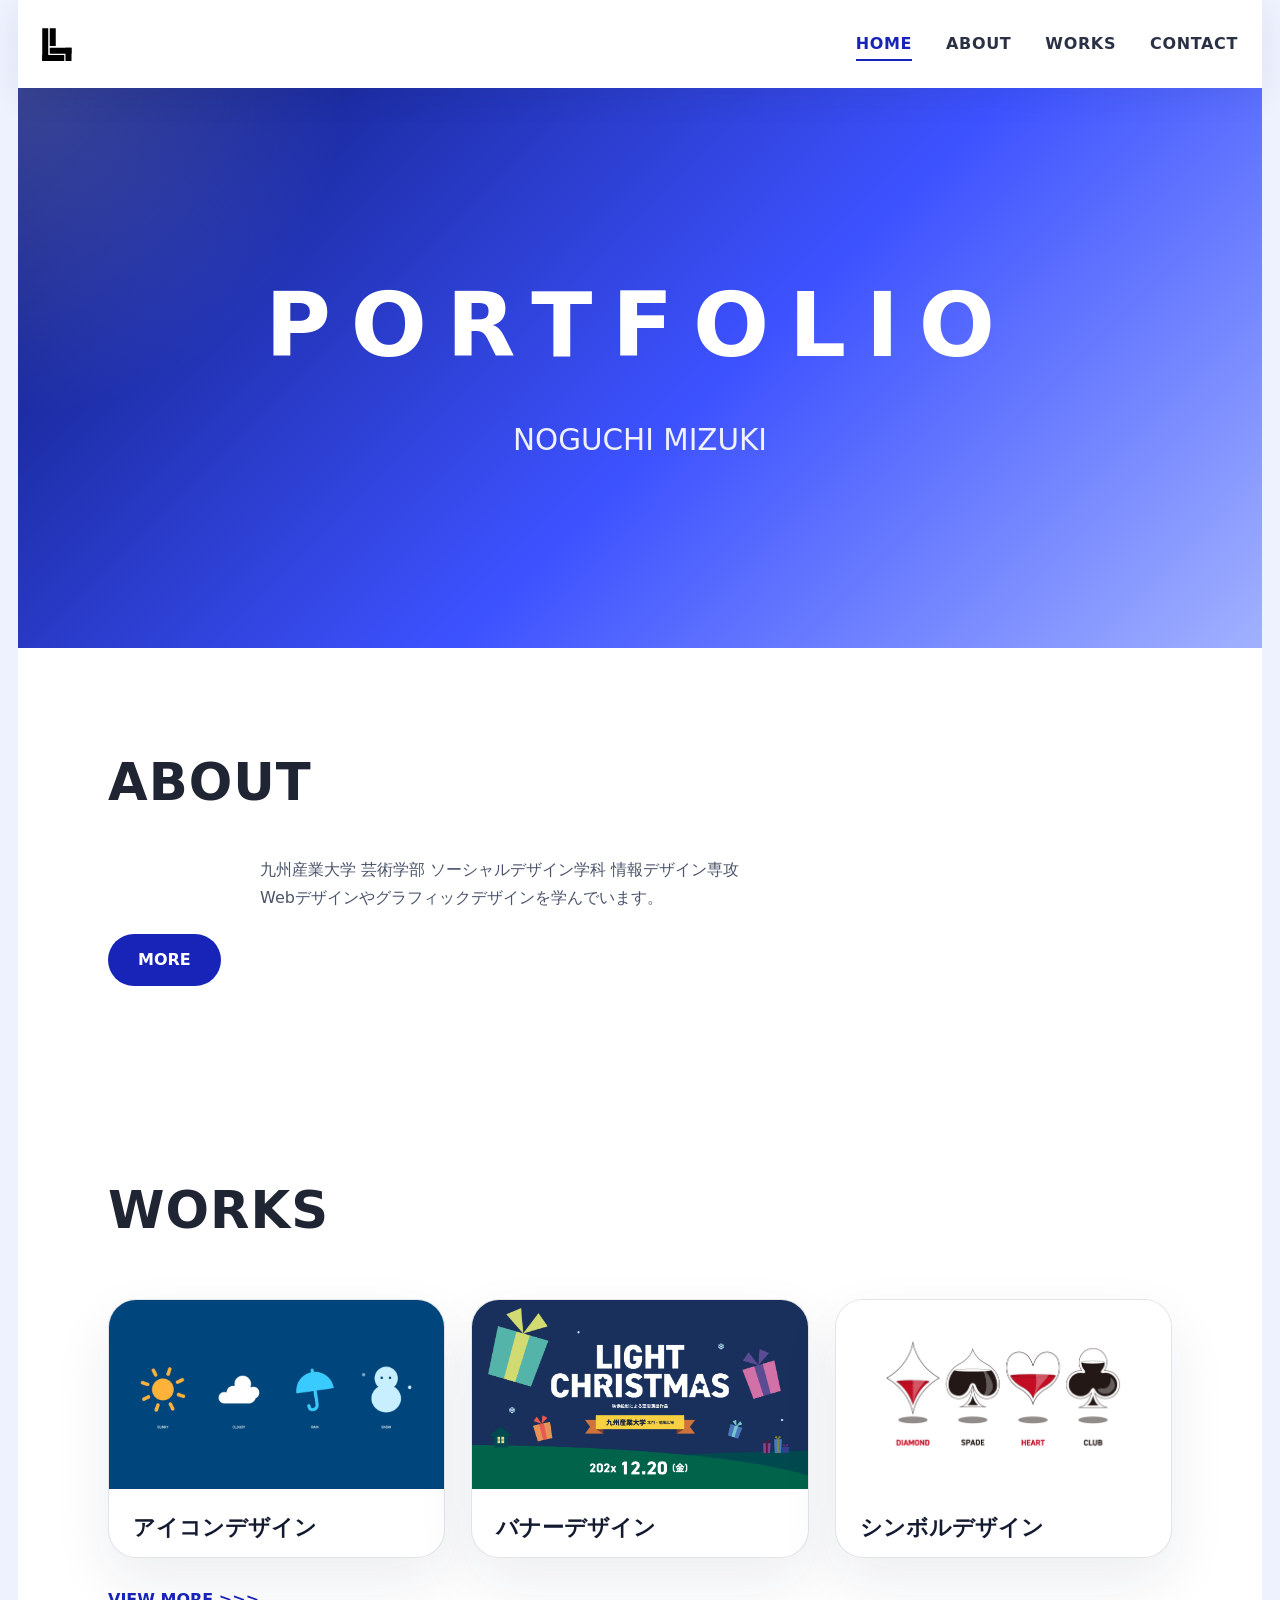
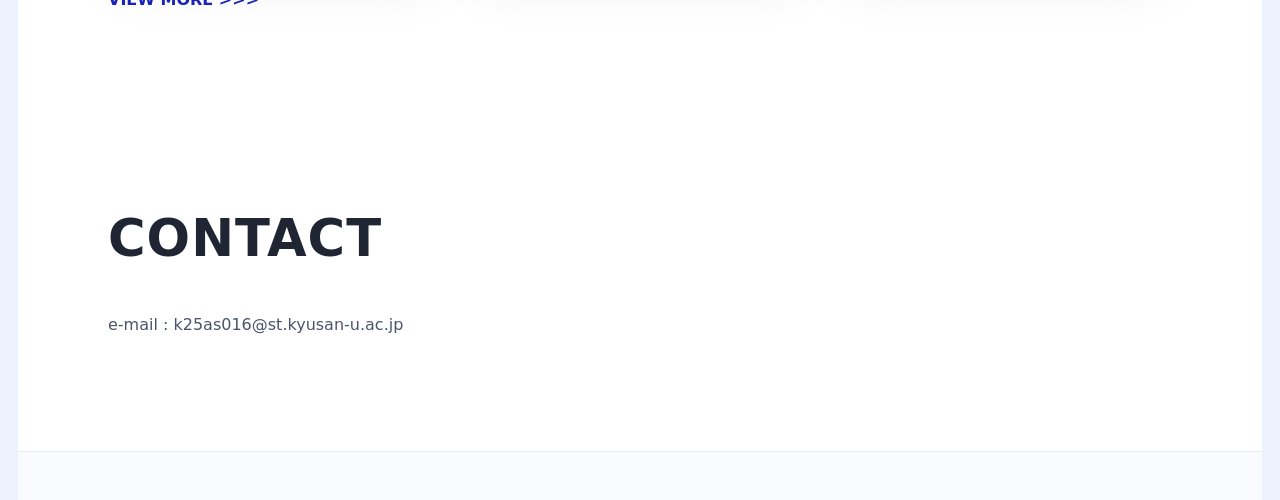
<file: index.html>
<!DOCTYPE html>
<html lang="ja">

<head>
    <meta charset="UTF-8">
    <meta name="viewport" content="width=device-width, initial-scale=1.0">
    <title>Portfolio</title>
    <link rel="stylesheet" href="style.css">
</head>

<body>

    <!-- Header -->
    <header>
        <a href="index.html">
            <img src="images/sighticon.png" alt="ホームへ戻る">
        </a>
        <nav id="nav">
            <ul>
                <li><a href="index.html" class="active">HOME</a></li>
                <li><a href="about.html">ABOUT</a></li>
                <li><a href="works.html">WORKS</a></li>
                <li><a href="index.html#contact">CONTACT</a></li>
            </ul>
        </nav>

        <button id="menu-btn">☰</button>
    </header>

    <!-- Hero -->
    <section id="hero">
        <h1>PORTFOLIO</h1>
        <p>NOGUCHI MIZUKI</p>
    </section>

    <!-- About -->
    <section id="about">
        <h2>ABOUT</h2>

        <p>
            九州産業大学 芸術学部 ソーシャルデザイン学科 情報デザイン専攻<br>
            Webデザインやグラフィックデザインを学んでいます。
        </p>

        <a href="about.html" class="btn">MORE</a>

    </section>

    <!-- Works -->
    <section id="works">
        <h2>WORKS</h2>

        <div class="works-grid">
            <a href="work1.html">
                <div class="card">
                    <img src="images/weathericon.gif" alt="">
                    <h4>アイコンデザイン</h4>
                </div>
            </a>

            <a href="work2.html">
                <div class="card">
                    <img src="images/christmas.png" alt="">
                    <h4>バナーデザイン</h4>
                </div>
            </a>

            <a href="work3.html">
                <div class="card">
                    <img src="images/tramp.png" alt="">
                    <h4>シンボルデザイン</h4>
                </div>
            </a>

        </div>

        <a href="works.html" class="view-more">VIEW MORE >>></a>
    </section>

    <!-- Contact -->
    <section id="contact">
        <h2>CONTACT</h2>
        <p>e-mail : k25as016@st.kyusan-u.ac.jp</p>
    </section>

    <footer></footer>

    <script src="script.js"></script>

</body>

</html>
</file>
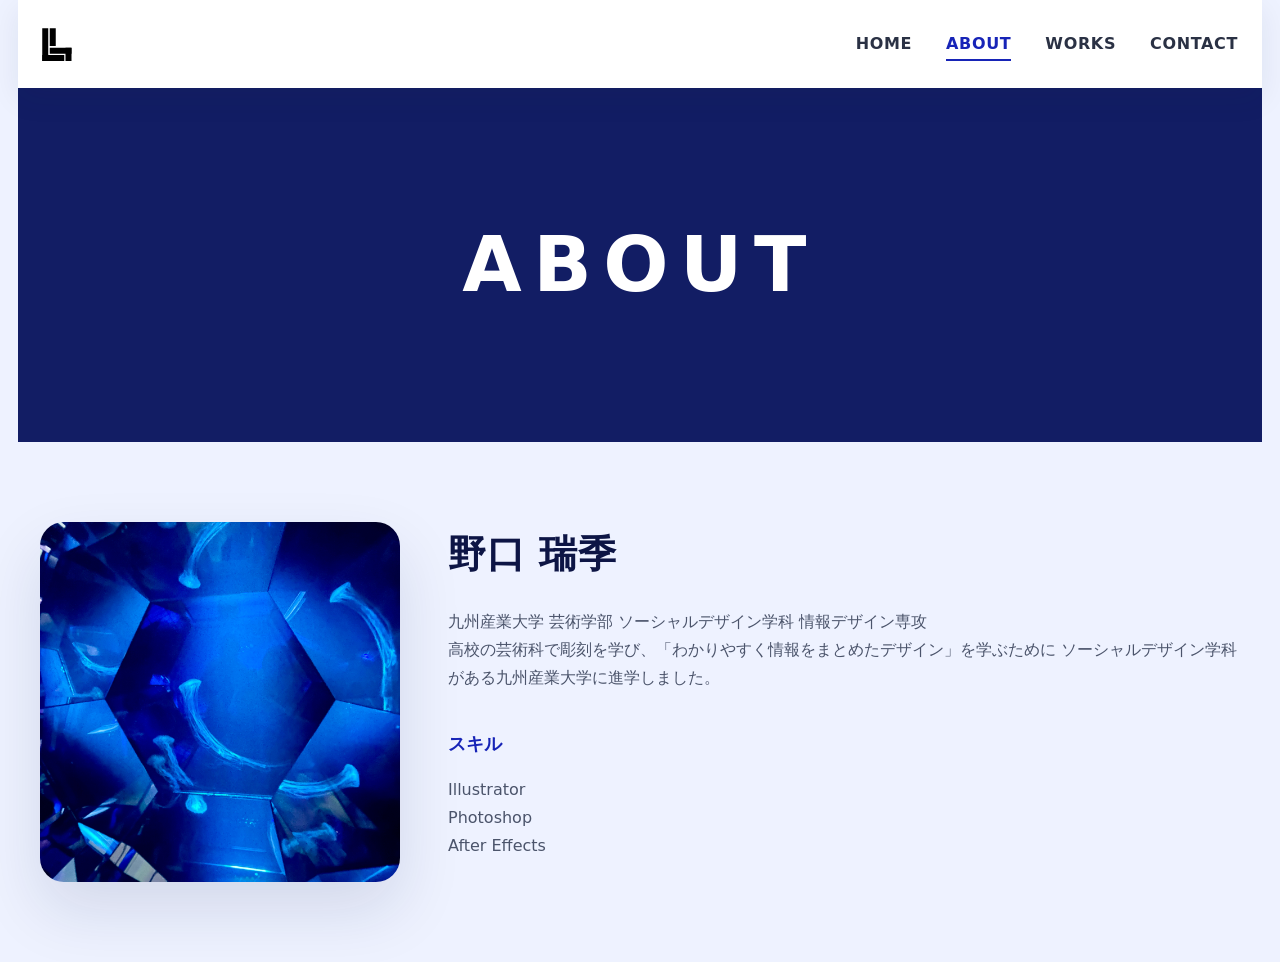
<file: about.html>
<!DOCTYPE html>
<html lang="ja">

<head>
    <meta charset="UTF-8">
    <meta name="viewport" content="width=device-width, initial-scale=1.0">
    <title>ABOUT</title>
    <link rel="stylesheet" href="style.css">
</head>

<body>

    <!-- Header -->
    <header>
        <a href="index.html">
            <img src="images/sighticon.png" alt="ホームへ戻る">
        </a>
        <nav id="nav">
            <ul>
                <li><a href="index.html">HOME</a></li>
                <li><a href="about.html" class="active">ABOUT</a></li>
                <li><a href="works.html">WORKS</a></li>
                <li><a href="index.html#contact">CONTACT</a></li>
            </ul>
        </nav>

        <button id="menu-btn">☰</button>
    </header>

    <section class="page-title">
        <h1>ABOUT</h1>
    </section>

    <section class="about-container">

        <div class="profile-image">
            <img src="images/icon.jpg" alt="">
        </div>

        <div class="profile-text">
            <h2>野口 瑞季</h2>

            <p>
                九州産業大学 芸術学部 ソーシャルデザイン学科 情報デザイン専攻<br>
                高校の芸術科で彫刻を学び、「わかりやすく情報をまとめたデザイン」を学ぶために
                ソーシャルデザイン学科がある九州産業大学に進学しました。
            </p>

            <h3>スキル</h3>

            <p>
                Illustrator<br>
                Photoshop<br>
                After Effects
            </p>

        </div>

    </section>

    <script src="script.js"></script>

</body>

</html>
</file>
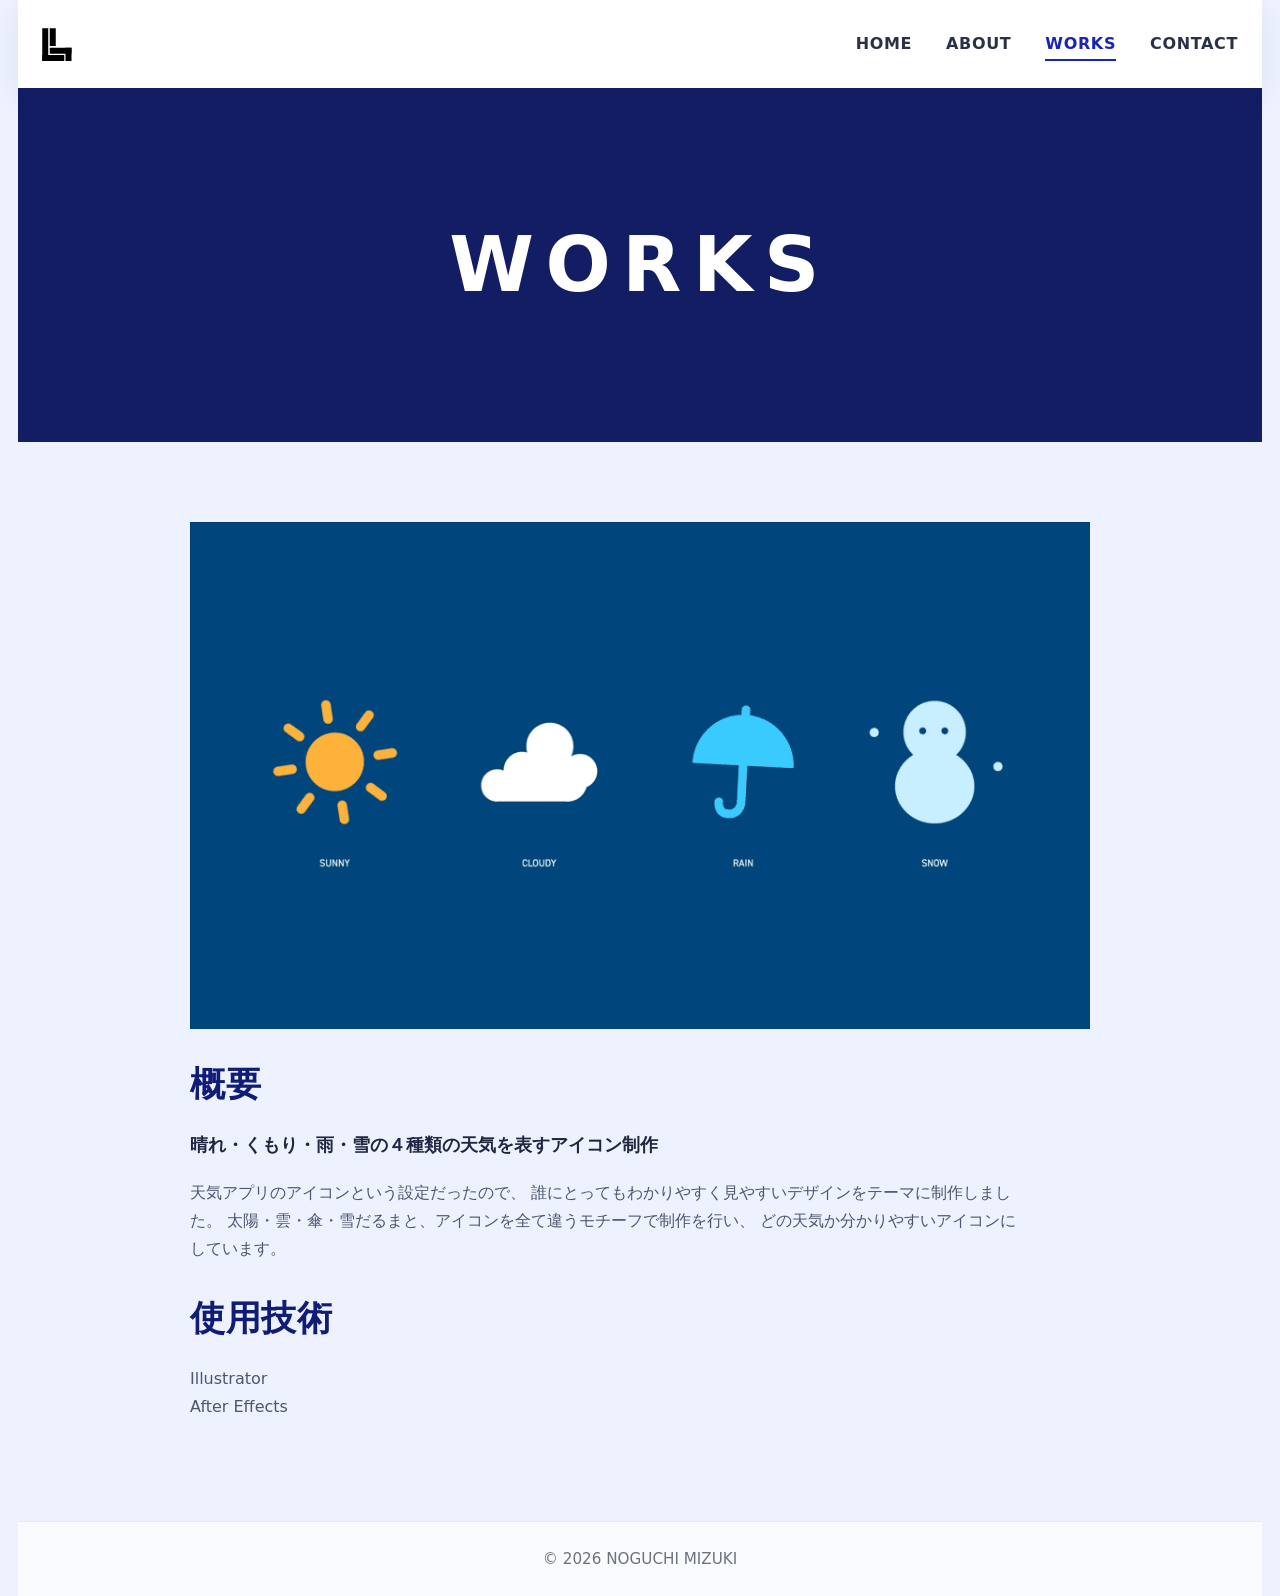
<file: work1.html>
<!DOCTYPE html>
<html lang="ja">

<head>
    <meta charset="UTF-8">
    <meta name="viewport" content="width=device-width, initial-scale=1.0">
    <title>Portfolio Site</title>
    <link rel="stylesheet" href="style.css">
</head>

<body>

    <!-- Header -->
    <header>
        <a href="index.html">
            <img src="images/sighticon.png" alt="ホームへ戻る">
        </a>
        <nav id="nav">
            <ul>
                <li><a href="index.html">HOME</a></li>
                <li><a href="about.html">ABOUT</a></li>
                <li><a href="works.html" class="active">WORKS</a></li>
                <li><a href="index.html#contact">CONTACT</a></li>
            </ul>
        </nav>

        <button id="menu-btn">☰</button>
    </header>

    <section class="page-title">
        <h1>WORKS</h1>
    </section>

    <section class="work-detail">

        <img src="images/weathericon.gif" alt="">

        <h2>概要</h2>

        <h4>晴れ・くもり・雨・雪の４種類の天気を表すアイコン制作</h4>
        <p>
            天気アプリのアイコンという設定だったので、
            誰にとってもわかりやすく見やすいデザインをテーマに制作しました。
            太陽・雲・傘・雪だるまと、アイコンを全て違うモチーフで制作を行い、
            どの天気か分かりやすいアイコンにしています。
        </p>

        <h2>使用技術</h2>

        <p>
            Illustrator<br>
            After Effects
        </p>

    </section>

    <footer>© 2026 NOGUCHI MIZUKI</footer>

    <script src="script.js"></script>

</body>

</html>
</file>
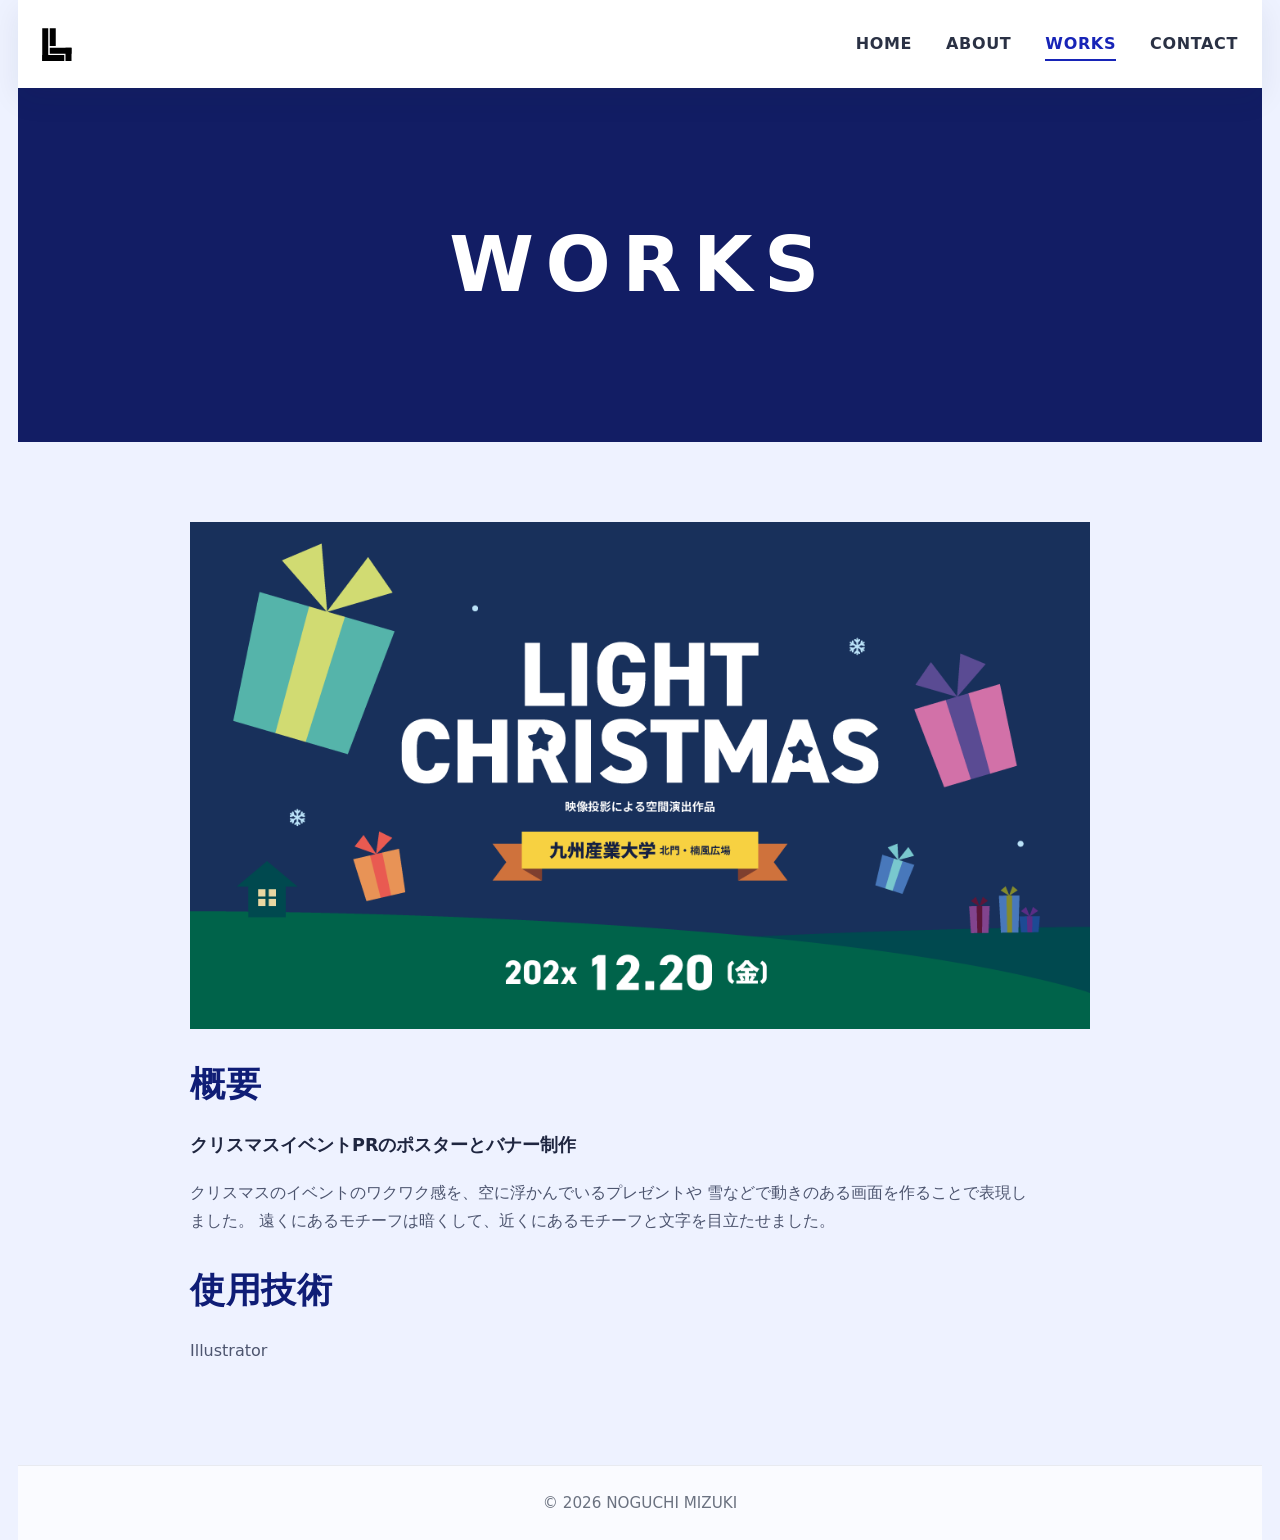
<file: work2.html>
<!DOCTYPE html>
<html lang="ja">

<head>
    <meta charset="UTF-8">
    <meta name="viewport" content="width=device-width, initial-scale=1.0">
    <title>Portfolio Site</title>
    <link rel="stylesheet" href="style.css">
</head>

<body>

    <!-- Header -->
    <header>
        <a href="index.html">
            <img src="images/sighticon.png" alt="ホームへ戻る">
        </a>
        <nav id="nav">
            <ul>
                <li><a href="index.html">HOME</a></li>
                <li><a href="about.html">ABOUT</a></li>
                <li><a href="works.html" class="active">WORKS</a></li>
                <li><a href="index.html#contact">CONTACT</a></li>
            </ul>
        </nav>

        <button id="menu-btn">☰</button>
    </header>

    <section class="page-title">
        <h1>WORKS
        </h1>
    </section>

    <section class="work-detail">

        <img src="images/christmas.png" alt="">

        <h2>概要</h2>

        <h4>クリスマスイベントPRのポスターとバナー制作</h4>
        <p>
            クリスマスのイベントのワクワク感を、空に浮かんでいるプレゼントや
            雪などで動きのある画面を作ることで表現しました。
            遠くにあるモチーフは暗くして、近くにあるモチーフと文字を目立たせました。
        </p>

        <h2>使用技術</h2>

        <p>
            Illustrator
        </p>

    </section>

    <footer>© 2026 NOGUCHI MIZUKI</footer>

    <script src="script.js"></script>

</body>

</html>
</file>
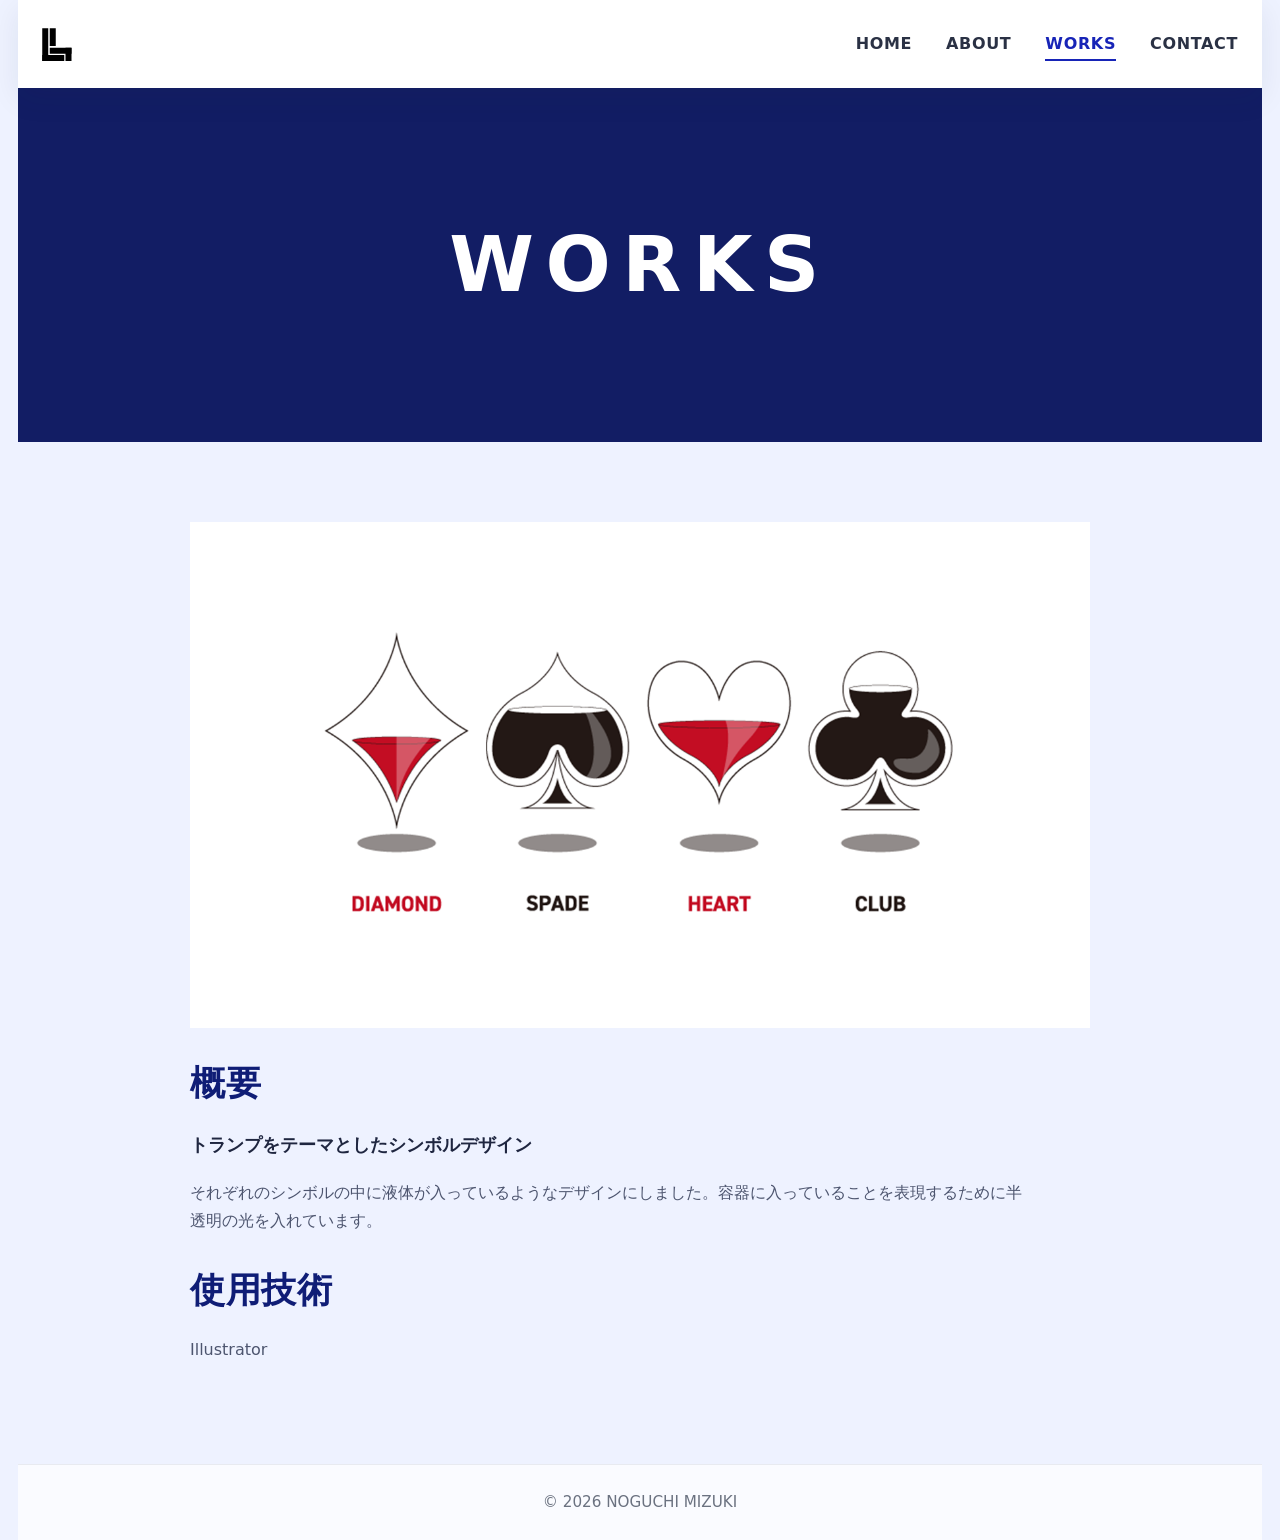
<file: work3.html>
<!DOCTYPE html>
<html lang="ja">

<head>
    <meta charset="UTF-8">
    <meta name="viewport" content="width=device-width, initial-scale=1.0">
    <title>Portfolio Site</title>
    <link rel="stylesheet" href="style.css">
</head>

<body>

    <!-- Header -->
    <header>
        <a href="index.html">
            <img src="images/sighticon.png" alt="ホームへ戻る">
        </a>
        <nav id="nav">
            <ul>
                <li><a href="index.html">HOME</a></li>
                <li><a href="about.html">ABOUT</a></li>
                <li><a href="works.html" class="active">WORKS</a></li>
                <li><a href="index.html#contact">CONTACT</a></li>
            </ul>
        </nav>

        <button id="menu-btn">☰</button>
    </header>

    <section class="page-title">
        <h1>WORKS</h1>
    </section>

    <section class="work-detail">

        <img src="images/tramp.png" alt="">

        <h2>概要</h2>

        <h4>トランプをテーマとしたシンボルデザイン</h4>
        <p>
            それぞれのシンボルの中に液体が入っているようなデザインにしました。容器に入っていることを表現するために半透明の光を入れています。
        </p>

        <h2>使用技術</h2>

        <p>
            Illustrator
        </p>

    </section>

    <footer>© 2026 NOGUCHI MIZUKI</footer>

    <script src="script.js"></script>

</body>

</html>
</file>
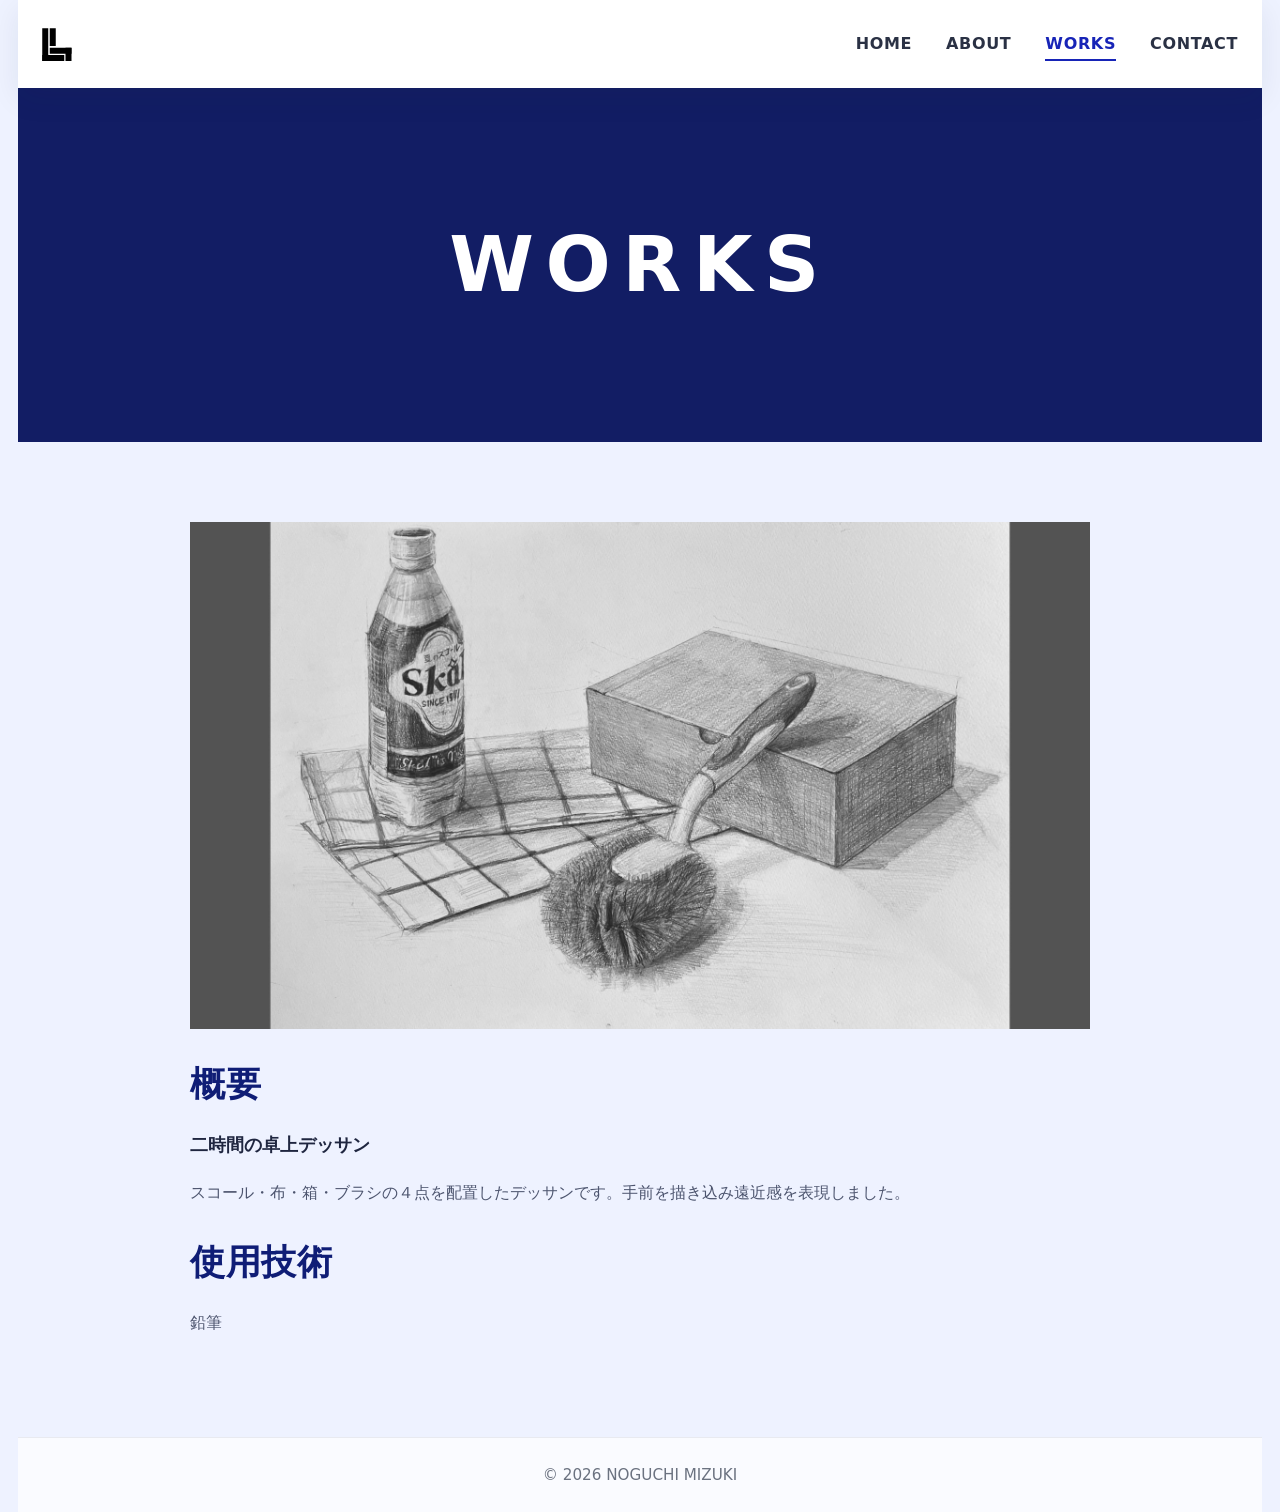
<file: work4.html>
<!DOCTYPE html>
<html lang="ja">

<head>
    <meta charset="UTF-8">
    <meta name="viewport" content="width=device-width, initial-scale=1.0">
    <title>Portfolio Site</title>
    <link rel="stylesheet" href="style.css">
</head>

<body>

    <!-- Header -->
    <header>
        <a href="index.html">
            <img src="images/sighticon.png" alt="ホームへ戻る">
        </a>
        <nav id="nav">
            <ul>
                <li><a href="index.html">HOME</a></li>
                <li><a href="about.html">ABOUT</a></li>
                <li><a href="works.html" class="active">WORKS</a></li>
                <li><a href="index.html#contact">CONTACT</a></li>
            </ul>
        </nav>

        <button id="menu-btn">☰</button>
    </header>

    <section class="page-title">
        <h1>WORKS</h1>
    </section>

    <section class="work-detail">

        <img src="images/dessan.jpg" alt="">

        <h2>概要</h2>

        <h4>二時間の卓上デッサン
        </h4>
        <p>
            スコール・布・箱・ブラシの４点を配置したデッサンです。手前を描き込み遠近感を表現しました。
        </p>

        <h2>使用技術</h2>

        <p>
            鉛筆
        </p>

    </section>

    <footer>© 2026 NOGUCHI MIZUKI</footer>

    <script src="script.js"></script>

</body>

</html>
</file>
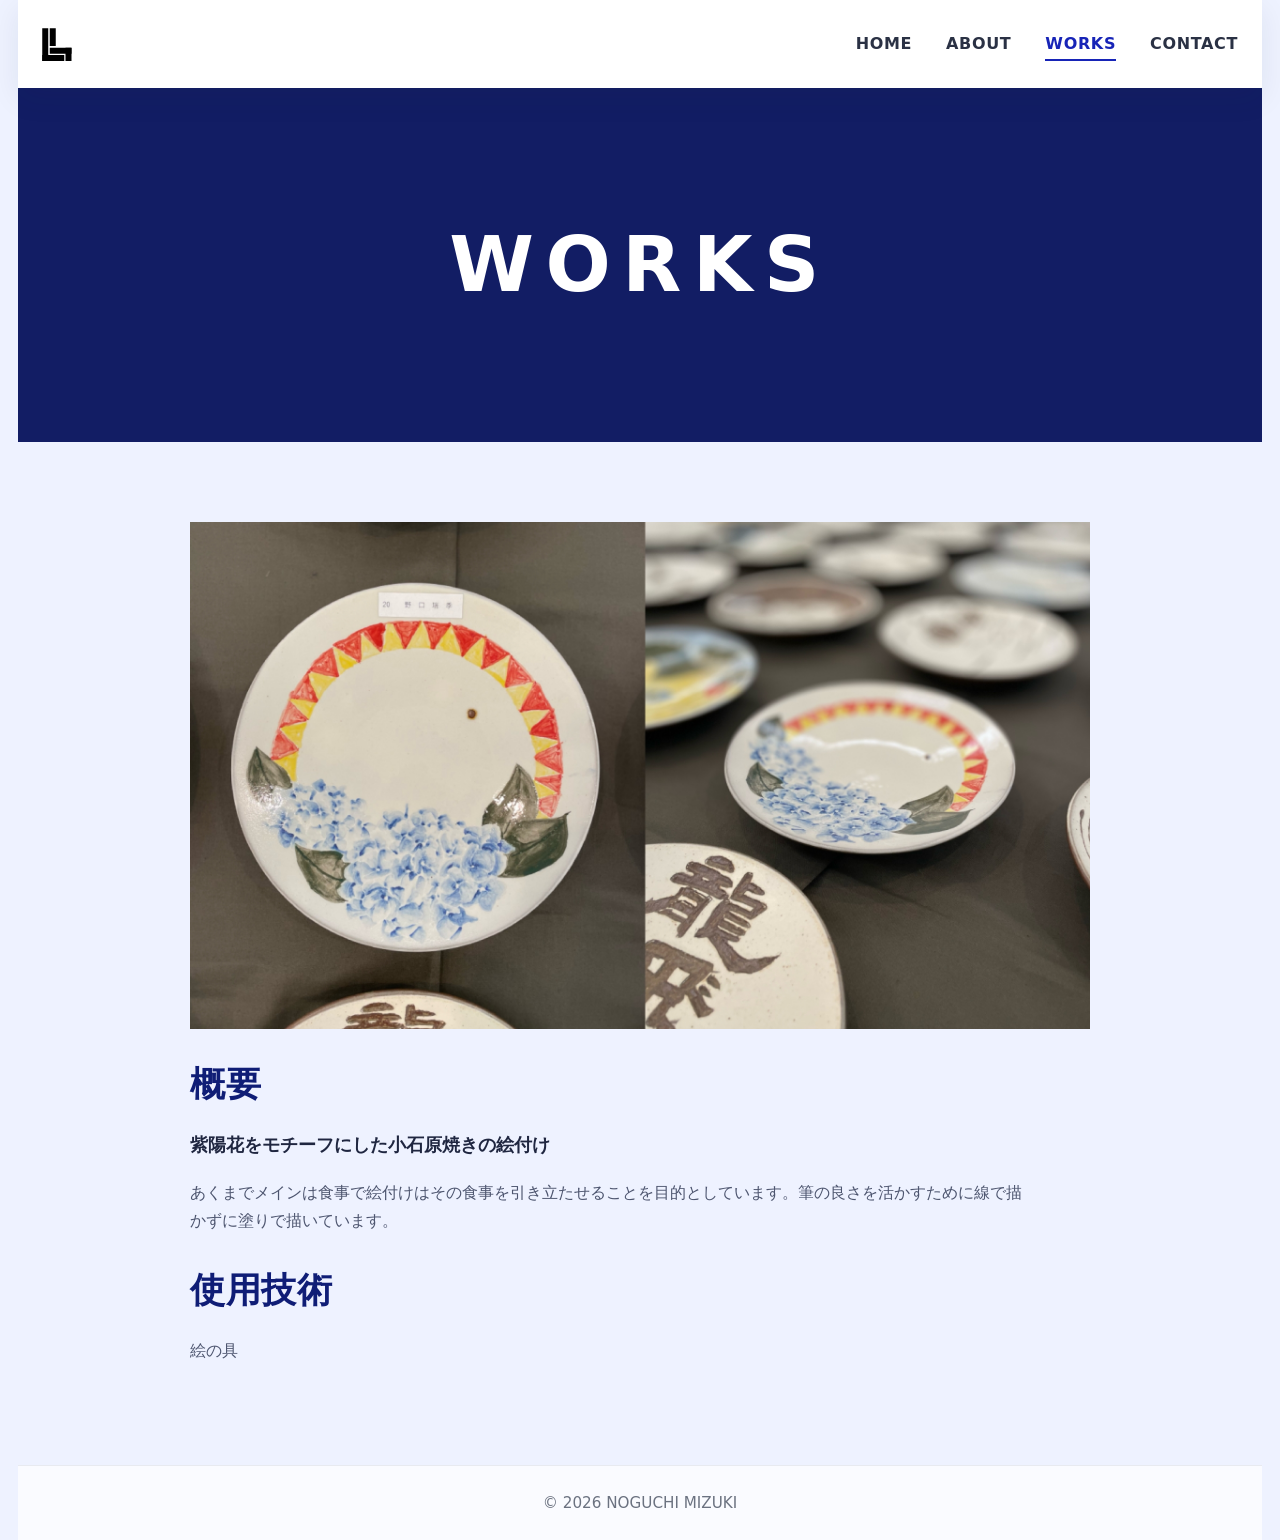
<file: work5.html>
<!DOCTYPE html>
<html lang="ja">

<head>
    <meta charset="UTF-8">
    <meta name="viewport" content="width=device-width, initial-scale=1.0">
    <title>Portfolio Site</title>
    <link rel="stylesheet" href="style.css">
</head>

<body>

    <!-- Header -->
    <header>
        <a href="index.html">
            <img src="images/sighticon.png" alt="ホームへ戻る">
        </a>
        <nav id="nav">
            <ul>
                <li><a href="index.html">HOME</a></li>
                <li><a href="about.html">ABOUT</a></li>
                <li><a href="works.html" class="active">WORKS</a></li>
                <li><a href="index.html#contact">CONTACT</a></li>
            </ul>
        </nav>

        <button id="menu-btn">☰</button>
    </header>

    <section class="page-title">
        <h1>WORKS</h1>
    </section>

    <section class="work-detail">

        <img src="images/koishiwara.jpg" alt="">

        <h2>概要</h2>

        <h4>紫陽花をモチーフにした小石原焼きの絵付け</h4>
        <p>
            あくまでメインは食事で絵付けはその食事を引き立たせることを目的としています。筆の良さを活かすために線で描かずに塗りで描いています。
        </p>

        <h2>使用技術</h2>

        <p>
            絵の具
        </p>

    </section>

    <footer>© 2026 NOGUCHI MIZUKI</footer>

    <script src="script.js"></script>

</body>

</html>
</file>
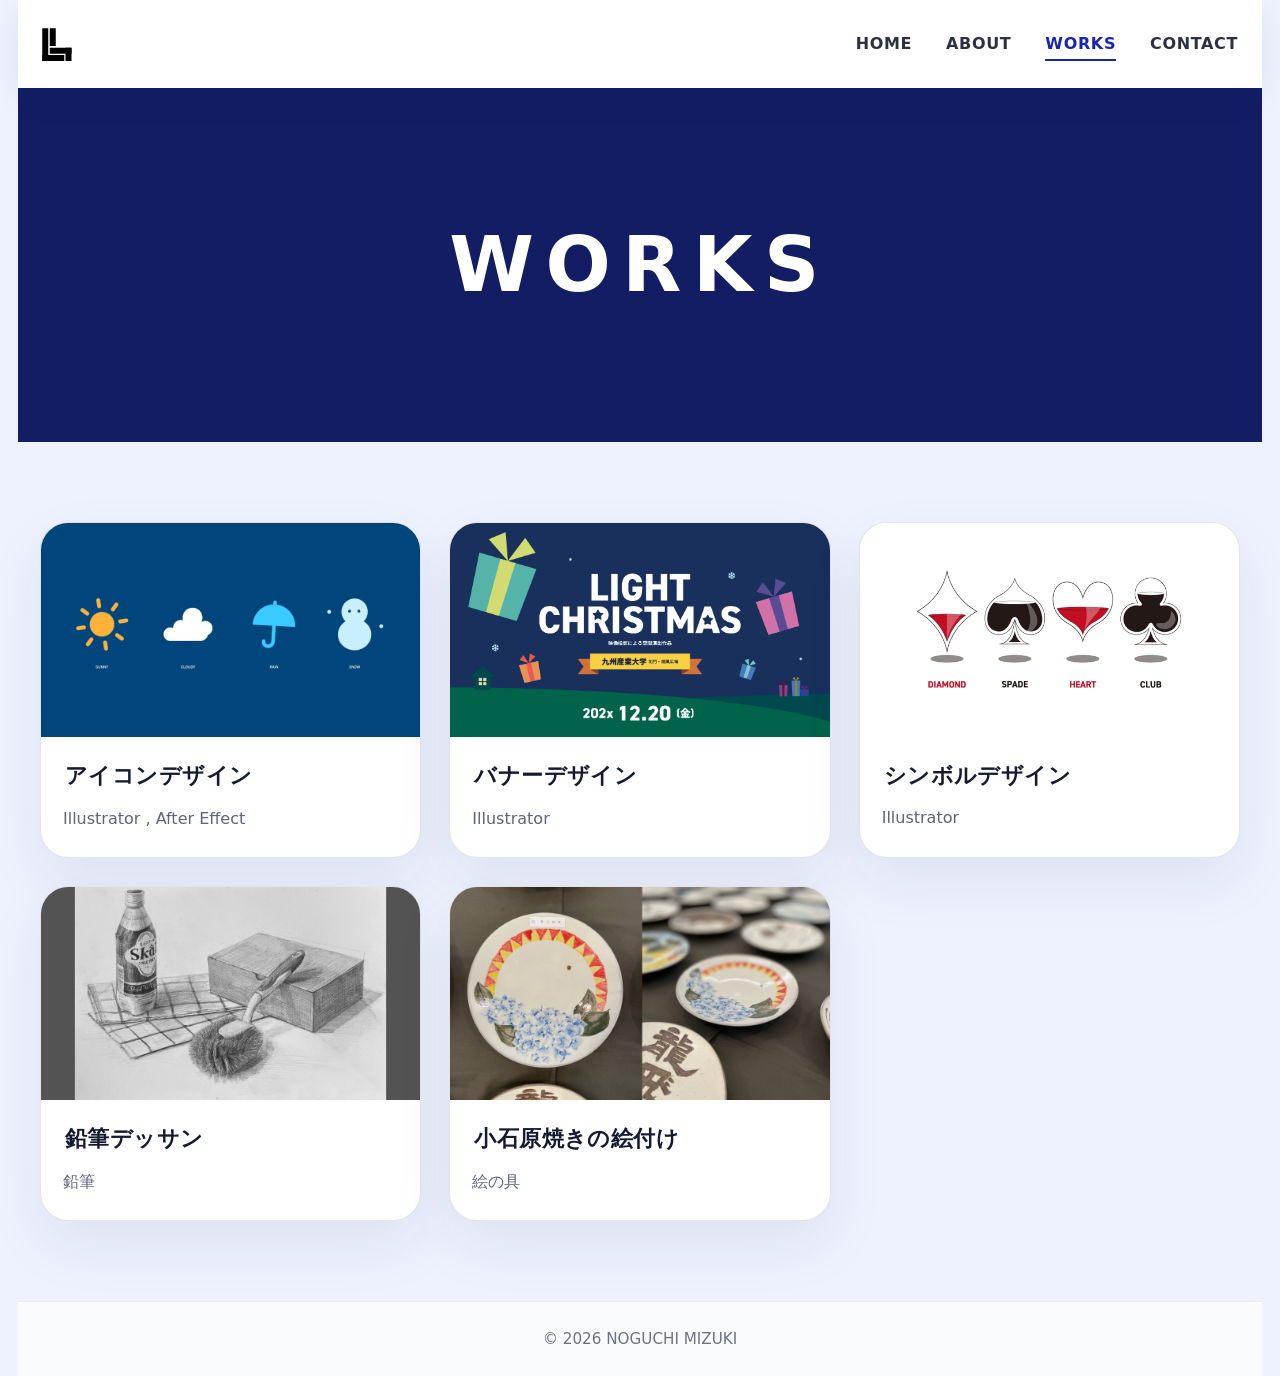
<file: works.html>
<!DOCTYPE html>
<html lang="ja">

<head>
    <meta charset="UTF-8">
    <meta name="viewport" content="width=device-width, initial-scale=1.0">
    <title>WORKS</title>
    <link rel="stylesheet" href="style.css">
</head>

<body>

    <!-- Header -->
    <header>
        <a href="index.html">
            <img src="images/sighticon.png" alt="ホームへ戻る">
        </a>
        <nav id="nav">
            <ul>
                <li><a href="index.html">HOME</a></li>
                <li><a href="about.html">ABOUT</a></li>
                <li><a href="works.html" class="active">WORKS</a></li>
                <li><a href="index.html#contact">CONTACT</a></li>
            </ul>
        </nav>

        <button id="menu-btn">☰</button>
    </header>

    <section class="page-title">
        <h1>WORKS</h1>
    </section>

    <section class="works-list">

        <a href="work1.html" class="work-card">
            <img src="images/weathericon.gif" alt="">
            <h2>アイコンデザイン</h2>
            <p>Illustrator , After Effect</p>
        </a>

        <a href="work2.html" class="work-card">
            <img src="images/christmas.png" alt="">
            <h2>バナーデザイン</h2>
            <p>Illustrator</p>
        </a>

        <a href="work3.html" class="work-card">
            <img src="images/tramp.png" alt="">
            <h2>シンボルデザイン</h2>
            <p>Illustrator</p>
        </a>

        <a href="work4.html" class="work-card">
            <img src="images/dessan.jpg" alt="">
            <h2>鉛筆デッサン</h2>
            <p>鉛筆</p>
        </a>

        <a href="work5.html" class="work-card">
            <img src="images/koishiwara.jpg" alt="">
            <h2>小石原焼きの絵付け</h2>
            <p>絵の具</p>
        </a>

    </section>

    <footer>© 2026 NOGUCHI MIZUKI</footer>

    <script src="script.js"></script>

</body>

</html>
</file>
<file: style.css>
* {
    margin: 0;
    padding: 0;
    box-sizing: border-box;
}

html {
    scroll-behavior: smooth;
}

body {
    font-family: system-ui, -apple-system, BlinkMacSystemFont, 'Segoe UI', sans-serif;
    background: #eef2ff;
    color: #1f2532;
    line-height: 1.75;
    max-width: 1400px;
    margin: 0 auto;
    padding: 0 18px;
}

img {
    display: block;
    max-width: 100%;
}

a {
    color: inherit;
    text-decoration: none;
}

button,
.btn {
    display: inline-flex;
    align-items: center;
    justify-content: center;
    padding: 12px 30px;
    background: #1724b7;
    border: none;
    border-radius: 999px;
    color: #fff;
    font-weight: 700;
    cursor: pointer;
    transition: transform 0.25s ease, background 0.25s ease, box-shadow 0.25s ease;
}

button:hover,
.btn:hover {
    transform: translateY(-1px);
    background: #0c1a78;
    box-shadow: 0 18px 34px rgba(23, 36, 126, 0.18);
}

section {
    padding: 90px clamp(18px, 8%, 90px);
}

header {
    position: sticky;
    top: 0;
    z-index: 1000;
    width: 100%;
    display: flex;
    align-items: center;
    justify-content: space-between;
    gap: 24px;
    padding: 18px 24px;
    background: rgba(255, 255, 255, 0.96);
    backdrop-filter: blur(12px);
    box-shadow: 0 10px 30px rgba(31, 41, 61, 0.08);
    min-height: 88px;
}

header a img {
    max-height: 56px;
}

nav ul {
    display: flex;
    align-items: center;
    gap: 34px;
    list-style: none;
}

nav a {
    color: #2a3144;
    font-weight: 600;
    letter-spacing: 0.04em;
    position: relative;
}

nav a::after {
    content: '';
    position: absolute;
    left: 0;
    bottom: -8px;
    width: 0;
    height: 2px;
    background: #1724b7;
    transition: width 0.28s ease;
}

nav a:hover::after,
nav a.active::after,
nav a span::after {
    width: 100%;
}

nav a.active {
    color: #1724b7;
}

#menu-btn {
    display: none;
    background: none;
    border: none;
    font-size: 28px;
    cursor: pointer;
    color: #2a3144;
}

#hero {
    min-height: 560px;
    background: radial-gradient(circle at top left, rgba(255, 255, 255, 0.18), transparent 24%),
        linear-gradient(135deg, #0c1a78 0%, #3d52ff 55%, #a1b1ff 100%);
    display: flex;
    flex-direction: column;
    justify-content: center;
    align-items: center;
    text-align: center;
    padding: 0 24px;
    color: #fff;
}

#hero h1 {
    font-size: clamp(3.4rem, 7vw, 5.6rem);
    letter-spacing: 0.22em;
    margin-bottom: 0.7rem;
}

#hero p {
    font-size: clamp(1.2rem, 2.3vw, 2rem);
    color: rgba(255, 255, 255, 0.92);
}

h2 {
    font-size: clamp(2.6rem, 4vw, 4rem);
    margin-bottom: 28px;
    letter-spacing: 0.02em;
}

p {
    margin-bottom: 22px;
    color: #4b546b;
}

.page-title {
    background: #121d64;
    color: #fff;
    text-align: center;
    padding: 110px 20px;
}

.page-title h1 {
    font-size: clamp(3rem, 6vw, 5rem);
    letter-spacing: 0.15em;
}

#about,
#works,
#contact {
    background: #fff;
}

#about p {
    max-width: 760px;
    margin-inline: auto;
}

.works-grid {
    display: grid;
    grid-template-columns: repeat(3, minmax(0, 1fr));
    gap: 26px;
    margin-top: 44px;
}

.card,
.work-card {
    background: #fff;
    border-radius: 28px;
    overflow: hidden;
    border: 1px solid rgba(27, 33, 73, 0.12);
    box-shadow: 0 24px 58px rgba(21, 33, 82, 0.08);
    transition: transform 0.32s ease, box-shadow 0.32s ease;
}

.card:hover,
.work-card:hover {
    transform: translateY(-6px);
    box-shadow: 0 32px 72px rgba(20, 33, 84, 0.14);
}

.card img,
.work-card img,
.work-detail img {
    width: 100%;
    display: block;
}

.card h4,
.work-card h2 {
    font-size: 1.35rem;
    margin: 20px 24px 10px;
    color: #141b31;
}

.view-more {
    display: inline-flex;
    margin-top: 28px;
    color: #1724b7;
    font-weight: 700;
    justify-content: flex-end;
}

.about-container,
.works-list,
.work-detail {
    max-width: 1200px;
    margin: 0 auto;
}

.about-container {
    display: flex;
    align-items: flex-start;
    gap: 48px;
    padding: 80px 0;
}

.profile-image img {
    width: 100%;
    max-width: 360px;
    border-radius: 24px;
    box-shadow: 0 28px 64px rgba(20, 29, 79, 0.12);
}

.work-detail {
    max-width: 900px;
    padding: 80px 0;
}

.profile-text {
    flex: 1;
}

.profile-text h2 {
    margin-bottom: 20px;
    font-size: 2.35rem;
    color: #0d1545;
}

.profile-text h3 {
    margin: 36px 0 16px;
    color: #1724b7;
    font-size: 1.15rem;
}

.profile-text ul {
    margin-top: 16px;
    list-style: disc inside;
    color: #4b546b;
}

.works-list {
    display: grid;
    grid-template-columns: repeat(3, minmax(0, 1fr));
    gap: 28px;
    padding: 80px 0;
}

.work-card p {
    margin: 0 22px 24px;
    color: #5d647b;
}

.work-detail {
    padding: 80px 0;
}

.work-detail h2 {
    margin: 24px 0 16px;
    font-size: 2.2rem;
    color: #0f1d76;
}

.work-detail h4 {
    font-size: 1.1rem;
    font-weight: 600;
    margin-bottom: 18px;
    color: #1f2640;
}

.work-detail p {
    max-width: 840px;
    margin-bottom: 20px;
    color: #4d556f;
}

footer {
    padding: 24px 0;
    text-align: center;
    color: #6b7280;
    font-size: 0.95rem;
    border-top: 1px solid rgba(31, 41, 61, 0.08);
    background: rgba(255, 255, 255, 0.7);
}

@media (max-width: 1024px) {

    .about-container,
    .works-list {
        grid-template-columns: 1fr;
    }

    .about-container {
        flex-direction: column;
    }
}

@media (max-width: 768px) {
    header {
        width: 100%;
        padding: 16px 20px;
    }

    nav {
        position: absolute;
        top: 100%;
        left: 0;
        width: 100%;
        background: #fff;
        display: none;
        box-shadow: 0 24px 40px rgba(20, 29, 79, 0.12);
    }

    nav.active {
        display: block;
    }

    nav ul {
        flex-direction: column;
        padding: 22px 0;
        gap: 18px;
    }

    #menu-btn {
        display: block;
        z-index: 1100;
        margin-right: -16px;
    }

    #hero {
        min-height: 460px;
        padding: 0 20px;
    }

    #hero h1 {
        font-size: clamp(2.4rem, 8vw, 4.2rem);
        letter-spacing: 0.12em;
    }

    #hero p {
        font-size: 1.5rem;
    }

    section {
        padding: 60px 6%;
    }

    .page-title {
        padding: 50px 20px;
    }

    h2 {
        font-size: 2.8rem;
    }

    .works-grid,
    .works-list {
        grid-template-columns: 1fr;
    }

    .view-more {
        text-align: center;
    }

    .about-container {
        flex-direction: column;
        align-items: center;
        text-align: center;
    }

    .profile-image img {
        max-width: 260px;
        margin-inline: auto;
    }

    .profile-text {
        width: 100%;
    }

    .work-card h2,
    .card h4 {
        margin: 20px;
    }

    .work-card p {
        margin: 0 20px 22px;
    }
}

@media (max-width: 520px) {
    header .container {
        flex-wrap: wrap;
        justify-content: space-between;
        gap: 16px;
    }

    nav ul {
        gap: 14px;
    }

    .page-title h1 {
        font-size: 2.8rem;
    }
}
</file>
